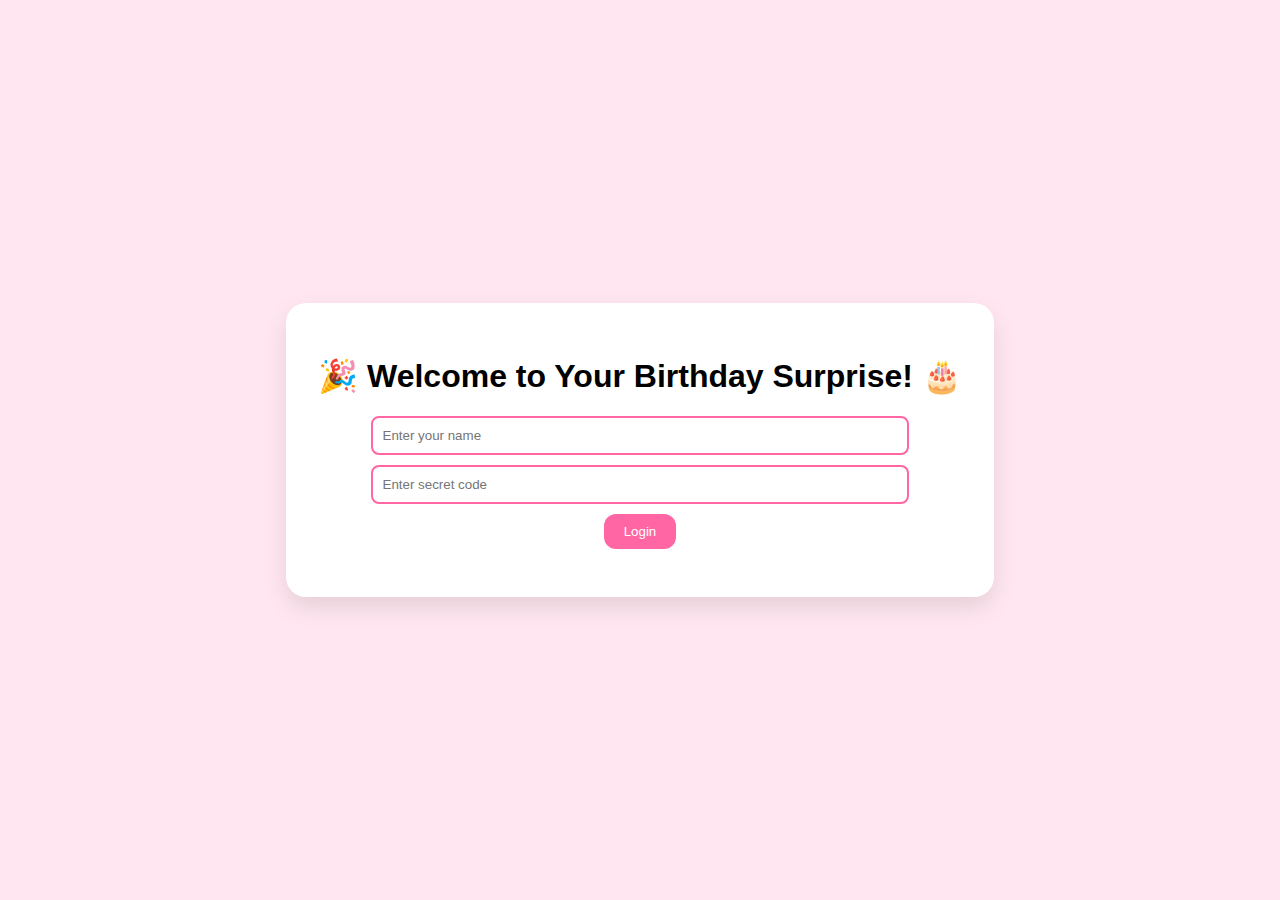
<file: index.html>
<!DOCTYPE html>
<html lang="en">
<head>
  <meta charset="UTF-8" />
  <meta name="viewport" content="width=device-width, initial-scale=1.0"/>
  <title>Login | Birthday Wishes</title>
  <link rel="stylesheet" href="style.css" />
</head>
<body>
  <div class="container">
    <h1>🎉 Welcome to Your Birthday Surprise! 🎂</h1>
    <form id="loginForm">
      <input type="text" id="username" placeholder="Enter your name" required />
      <input type="password" id="password" placeholder="Enter secret code" required />
      <button type="submit">Login</button>
    </form>
    <p id="error" class="error"></p>
  </div>
  <script>
    document.getElementById("loginForm").addEventListener("submit", function (e) {
  e.preventDefault();
  const name = document.getElementById("username").value.toLowerCase();
  const password = document.getElementById("password").value;

  // You can change this to any fun password
  if (name === "dummy duck" && password === "my love") {
    localStorage.setItem("username", name);
    window.location.href = "pages/welcome.html";
  } else {
    document.getElementById("error").textContent = "Wrong! Try again, baka 😝";
  }
});
  </script>
</body>
</html>
</file>
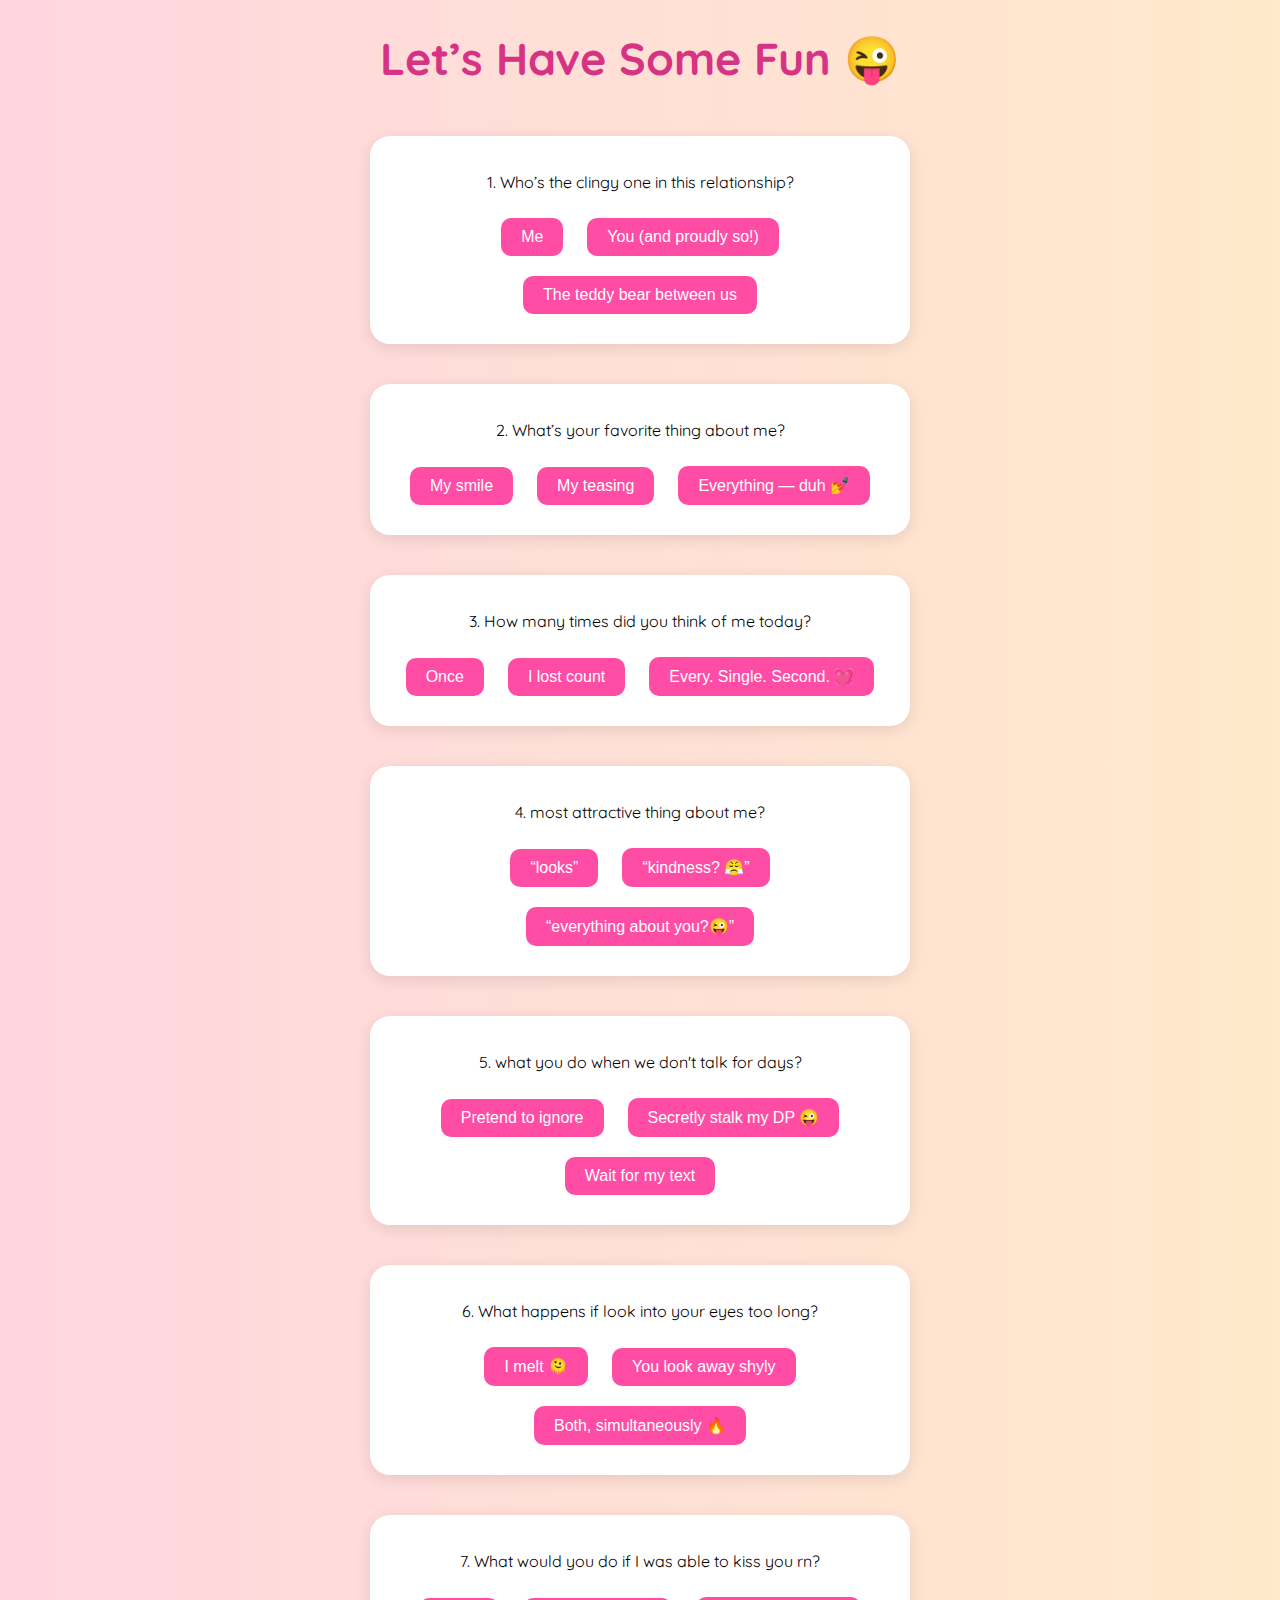
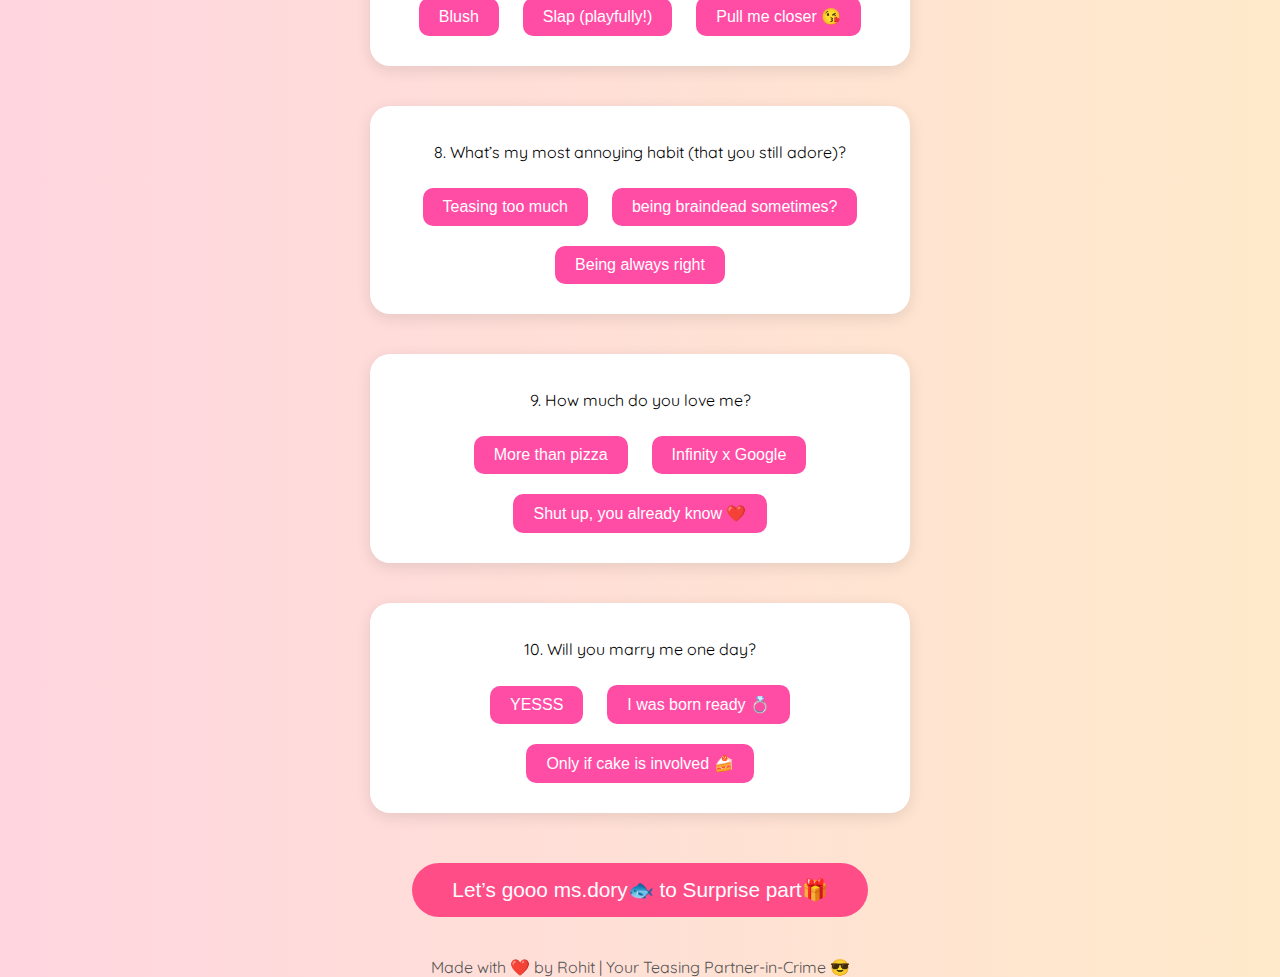
<file: final.html>
<!DOCTYPE html>
<html lang="en">
<head>
  <meta charset="UTF-8" />
  <meta name="viewport" content="width=device-width, initial-scale=1.0" />
  <title>Fun & Teasing Page 💖</title>
  <link href="https://fonts.googleapis.com/css2?family=Quicksand:wght@500&display=swap" rel="stylesheet">
  <style>
    body {
      font-family: 'Quicksand', sans-serif;
      background: linear-gradient(to right, #ffd6e0, #ffeacb);
      margin: 0;
      padding: 0;
      display: flex;
      flex-direction: column;
      align-items: center;
      justify-content: center;
      min-height: 100vh;
      text-align: center;
    }

    h1 {
      font-size: 2.8em;
      margin-top: 30px;
      color: #d63384;
    }

    .question {
      background: white;
      border-radius: 20px;
      box-shadow: 0 4px 15px rgba(0,0,0,0.1);
      padding: 20px;
      margin: 20px;
      width: 90%;
      max-width: 500px;
      animation: fadeInUp 0.6s ease;
    }

    .options button {
      margin: 10px;
      padding: 10px 20px;
      font-size: 1em;
      border: none;
      border-radius: 10px;
      background-color: #ff4da6;
      color: white;
      cursor: pointer;
      transition: background-color 0.3s ease;
    }

    .options button:hover {
      background-color: #cc397a;
    }

    .response {
      margin-top: 10px;
      font-size: 1em;
      color: #444;
      font-style: italic;
      animation: fadeInUp 0.5s ease;
    }

    @keyframes fadeInUp {
      from { opacity: 0; transform: translateY(40px); }
      to { opacity: 1; transform: translateY(0); }
    }

    footer {
      margin-top: 40px;
      font-size: 1em;
      color: #555;
    }
    .start-button {
      margin-top: 30px;
      padding: 15px 40px;
      font-size: 1.3em;
      color: white;
      background: #ff4d88;
      border: none;
      border-radius: 30px;
      cursor: pointer;
      animation: fadeIn 3s ease forwards;
      transition: background 0.3s ease, transform 0.3s ease;
    }

    .start-button:hover {
      background: #e6005c;
      transform: scale(1.05);
    }
  </style>
</head>
<body>
  <h1>Let’s Have Some Fun 😜</h1>

  <div class="question">
    <p>1. Who’s the clingy one in this relationship?</p>
    <div class="options">
      <button onclick="tease(this, 'Me')">Me</button>
      <button onclick="tease(this, 'You (and proudly so!)')">You (and proudly so!)</button>
      <button onclick="tease(this, 'The teddy bear between us')">The teddy bear between us</button>
    </div>
  </div>

  <div class="question">
    <p>2. What’s your favorite thing about me?</p>
    <div class="options">
      <button onclick="tease(this, 'My smile')">My smile</button>
      <button onclick="tease(this, 'My teasing')">My teasing</button>
      <button onclick="tease(this, 'Everything — duh 💅')">Everything — duh 💅</button>
    </div>
  </div>

  <div class="question">
    <p>3. How many times did you think of me today?</p>
    <div class="options">
      <button onclick="tease(this, 'Once')">Once</button>
      <button onclick="tease(this, 'I lost count')">I lost count</button>
      <button onclick="tease(this, 'Every. Single. Second. 💓')">Every. Single. Second. 💓</button>
    </div>
  </div>

  <div class="question">
    <p>4. most attractive thing about me? </p>
    <div class="options">
      <button onclick="tease(this, '“I’m fine.”')">“looks”</button>
      <button onclick="tease(this, '“You don’t love me 😤”')">“kindness? 😤”</button>
      <button onclick="tease(this, '“Give me attention!”')">“everything about you?😜”</button>
    </div>
  </div>

  <div class="question">
    <p>5. what you do when we don't talk for days?</p>
    <div class="options">
      <button onclick="tease(this, 'Pretend to ignore')">Pretend to ignore</button>
      <button onclick="tease(this, 'Secretly stalk my DP 😜')">Secretly stalk my DP 😜</button>
      <button onclick="tease(this, 'Wait for my sorry text')">Wait for my text

      </button>
    </div>
  </div>

  <div class="question">
    <p>6. What happens if look into your eyes too long?</p>
    <div class="options">
      <button onclick="tease(this, 'I melt 🫠')">I melt 🫠</button>
      <button onclick="tease(this, 'You look away shyly')">You look away shyly</button>
      <button onclick="tease(this, 'Both, simultaneously 🔥')">Both, simultaneously 🔥</button>
    </div>
  </div>

  <div class="question">
    <p>7. What would you do if I was able to kiss you rn?</p>
    <div class="options">
      <button onclick="tease(this, 'Blush')">Blush</button>
      <button onclick="tease(this, 'Slap (playfully!)')">Slap (playfully!)</button>
      <button onclick="tease(this, 'Pull me closer 😘')">Pull me closer 😘</button>
    </div>
  </div>

  <div class="question">
    <p>8. What’s my most annoying habit (that you still adore)?</p>
    <div class="options">
      <button onclick="tease(this, 'Teasing too much')">Teasing too much</button>
      <button onclick="tease(this, 'being braindead sometime?')">being braindead sometimes?</button>
      <button onclick="tease(this, 'Being always right')">Being always right</button>
    </div>
  </div>

  <div class="question">
    <p>9. How much do you love me?</p>
    <div class="options">
      <button onclick="tease(this, 'More than pizza')">More than pizza</button>
      <button onclick="tease(this, 'Infinity x Google')">Infinity x Google</button>
      <button onclick="tease(this, 'Shut up, you already know ❤️')">Shut up, you already know ❤️</button>
    </div>
  </div>

  <div class="question">
    <p>10. Will you marry me one day?</p>
    <div class="options">
      <button onclick="tease(this, 'YESSS')">YESSS</button>
      <button onclick="tease(this, 'I was born ready 💍')">I was born ready 💍</button>
      <button onclick="tease(this, 'Only if cake is involved 🍰')">Only if cake is involved 🍰</button>
    </div>
  </div>
  <button class="start-button" onclick="location.href=surprise.html">Let’s gooo ms.dory🐟 to Surprise part🎁</button>

  <footer>
    Made with ❤️ by Rohit | Your Teasing Partner-in-Crime 😎
  </footer>

  <script>
    const teasingLines = {
      'Me': "Aww, honesty is cute! But we both know who's the real koala 🐨",
      'You (and proudly so!)': "Yep! Cling level: world record holder! 😂",
      'The teddy bear between us': "He’s innocent! Don’t blame Mr. Fluff! 🧸",
      'My smile': "Well obviously 😏 You melt every time.",
      'My teasing': "Admit it. You love the drama. 😈",
      'Everything — duh 💅': "Correct answer. You're safe. 😉",
      'Once': "Excuse me? Only ONCE?! Try again. 🙄",
      'I lost count': "Good. You're learning. 🤓",
      'Every. Single. Second. 💓': "That’s my obsessive little muffin 😍",
      '“I’m fine.”': "i'm nothing in compared to u my love👉👈",
      '“You don’t love me 😤”': "sike!, i'm a bad boy😜🎭",
      '“Give me attention!”': "avvv, i knew you love me too much😉💋",
      'Pretend to ignore': "So fake! I know you're watching. 😎",
      'Secretly stalk my DP 😜': "Caught in 4K! 📸",
      'Wait for my sorry text': "And it works every time, huh? 😉",
      'I melt 🫠': "Melted cheese mode activated! 🧀",
      'You look away shyly': "Aww shy baby 🥺",
      'Both, simultaneously 🔥': "Love + fire = 🔥🔥🔥",
      'Blush': "So predictable… but cute 😳",
      'Slap (playfully!)': "Ouch! But also fair 🤭",
      'Pull me closer 😘': "YESSS. Best answer 💋",
      'Teasing too much': "You lowkey love it 😏",
      'being braindead sometime?': "ignored 😜",
      'Being always right': "Because I *am* right. Always. 😇",
      'More than pizza': "WOW. That’s love. 🍕❤️",
      'Infinity x Google': "That’s a lotta love, mathematician 💫",
      'Shut up, you already know ❤️': "Okay okay, I’m blushing now 😳",
      'YESSS': "Wedding bells already ringing 💍",
      'I was born ready 💍': "Stop. You're gonna make me cry 🥹",
      'Only if cake is involved 🍰': "Done. 5-tier strawberry it is! 🎂"
    };

    function tease(button, answer) {
      const parent = button.parentElement;
      if (parent.nextElementSibling && parent.nextElementSibling.classList.contains('response')) {
        parent.nextElementSibling.remove();
      }
      const response = document.createElement('div');
      response.className = 'response';
      response.textContent = teasingLines[answer] || 'Awww 💖';
      parent.parentElement.appendChild(response);
    }
  </script>
</body>
</html>
</file>
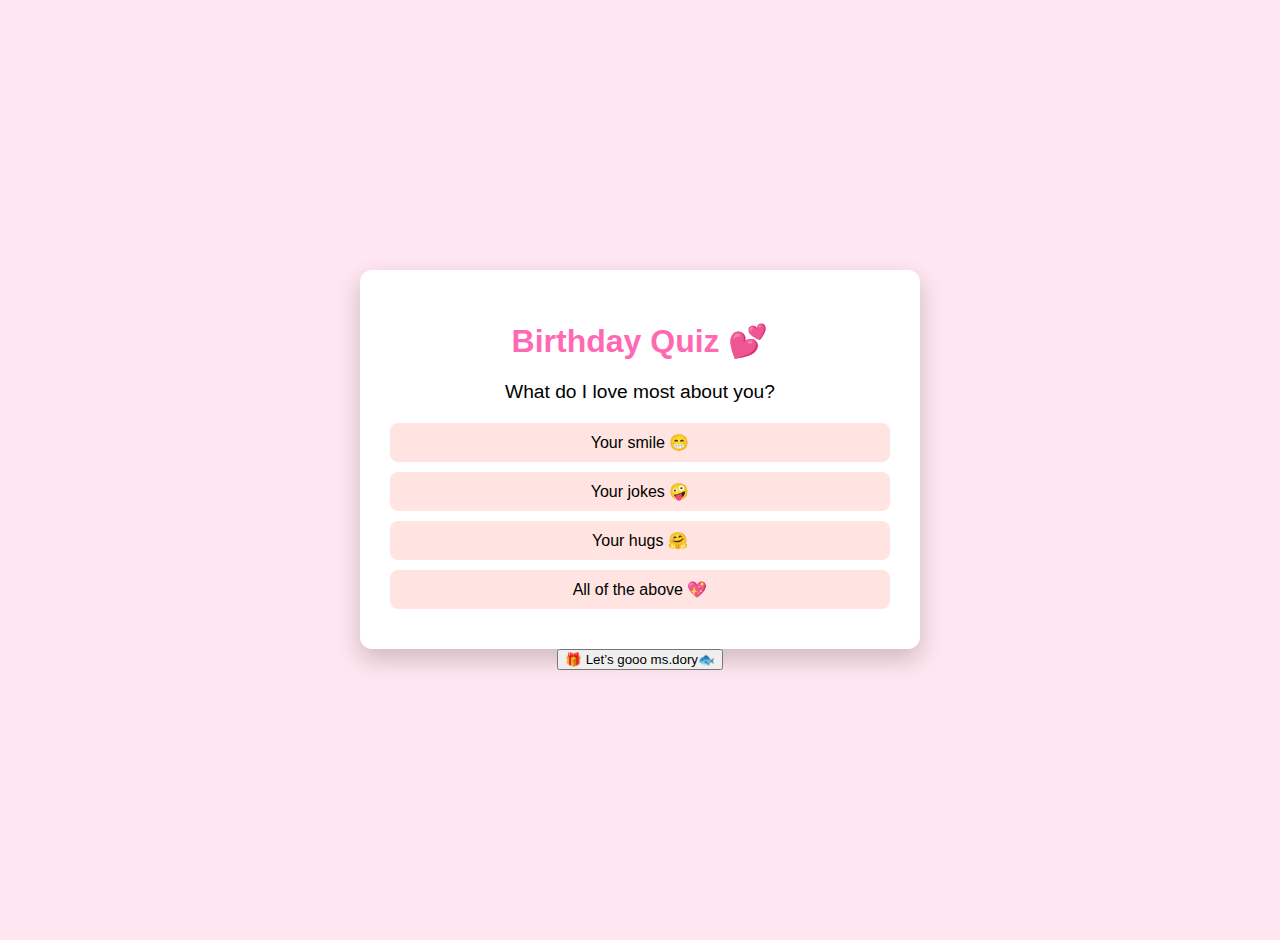
<file: quiz.html>
<!DOCTYPE html>
<html lang="en">
<head>
  <meta charset="UTF-8">
  <title>Birthday Quiz</title>
  <meta name="viewport" content="width=device-width, initial-scale=1.0">
  <style>
    body {
      background: #ffe6f0;
      font-family: 'Segoe UI', sans-serif;
      display: flex;
      flex-direction: column;
      align-items: center;
      justify-content: center;
      height: 100vh;
      margin: 0;
      padding: 20px;
    }

    .quiz-box {
      background: white;
      border-radius: 12px;
      box-shadow: 0 10px 25px rgba(0, 0, 0, 0.2);
      padding: 30px;
      width: 100%;
      max-width: 500px;
      text-align: center;
      animation: fadeIn 1s ease-in;
    }

    h1 {
      color: #ff69b4;
    }

    .question {
      font-size: 1.2rem;
      margin: 20px 0;
    }

    .options button {
      display: block;
      width: 100%;
      margin: 10px 0;
      padding: 10px;
      font-size: 1rem;
      border: none;
      border-radius: 8px;
      background: #ffe4e1;
      cursor: pointer;
      transition: background 0.3s;
    }

    .options button:hover {
      background: #ffb6c1;
    }

    .result {
      display: none;
      margin-top: 20px;
      font-weight: bold;
      color: #d6336c;
    }

    @keyframes fadeIn {
      from { opacity: 0; transform: translateY(30px); }
      to { opacity: 1; transform: translateY(0); }
    }
  </style>
</head>
<body>
  <div class="quiz-box">
    <h1>Birthday Quiz 💕</h1>
    <div class="question" id="question">Loading...</div>
    <div class="options" id="options"></div>
    <div class="result" id="result"></div>
  </div>
  <button class="start-button" onclick="location.href='final.html'">🎁 Let’s gooo ms.dory🐟</button>
  <script>
    const quizData = [
      {
        question: "What do I love most about you?",
        options: ["Your smile 😁", "Your jokes 🤪", "Your hugs 🤗", "All of the above 💖"],
        answer: 3
      },
      {
        question: "Where would our dream date be?",
        options: ["Beach 🏖️", "Mountains 🏔️", "Cafe ☕", "Anywhere with you 💘"],
        answer: 3
      },
      {
        question: "How much do I love you?",
        options: ["A little", "A lot", "To the moon 🌙", "To infinity and beyond 💫"],
        answer: 3
      }
    ];

    let current = 0;

    function loadQuestion() {
      const q = quizData[current];
      document.getElementById("question").textContent = q.question;
      const optionsDiv = document.getElementById("options");
      optionsDiv.innerHTML = "";
      q.options.forEach((opt, i) => {
        const btn = document.createElement("button");
        btn.textContent = opt;
        btn.onclick = () => checkAnswer(i);
        optionsDiv.appendChild(btn);
      });
    }

    function checkAnswer(selected) {
      const isCorrect = selected === quizData[current].answer;
      const resultDiv = document.getElementById("result");
      resultDiv.textContent = isCorrect ? "Correct! 🥰" : "Oops! That was sweet but not the right one! 💔";
      resultDiv.style.display = "block";
      setTimeout(() => {
        resultDiv.style.display = "none";
        current++;
        if (current < quizData.length) {
          loadQuestion();
        } else {
          document.getElementById("question").textContent = "That's it, cutie! 🎉";
          document.getElementById("options").innerHTML = "<p>You know me so well 💕 Happy Birthday again! 🎂</p>";
        }
      }, 1500);
    }

    loadQuestion();
  </script>
</body>
</html>
</file>
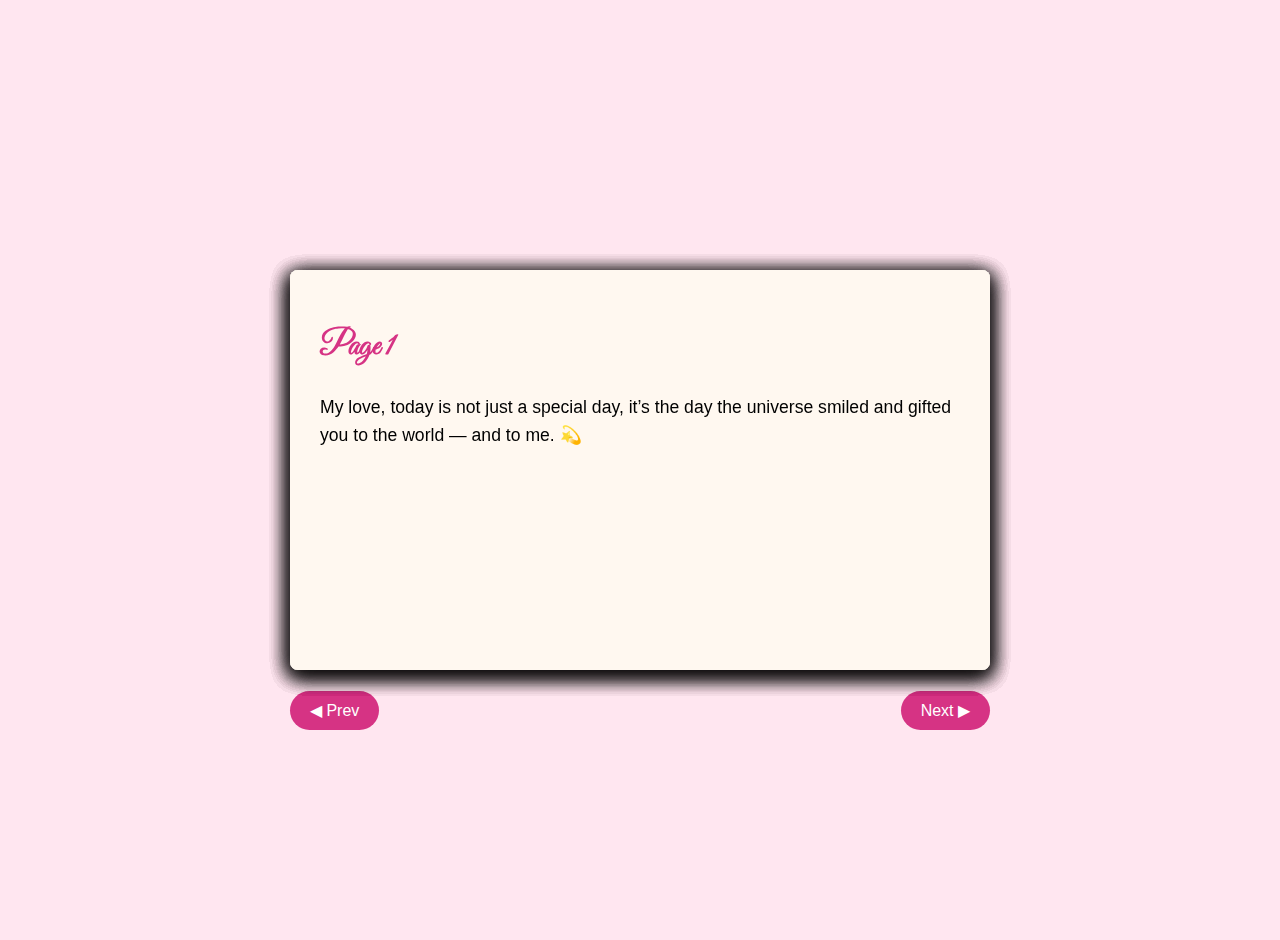
<file: wishes.html>
<!DOCTYPE html>
<html lang="en">
<head>
  <meta charset="UTF-8">
  <meta name="viewport" content="width=device-width, initial-scale=1.0">
  <title>Birthday Wishes Book</title>
  <link href="https://fonts.googleapis.com/css2?family=Great+Vibes&family=Open+Sans&display=swap" rel="stylesheet">
  <style>
     body {
      background: #ffe6f0;
      font-family: 'Segoe UI', sans-serif;
      display: flex;
      flex-direction: column;
      align-items: center;
      justify-content: center;
      height: 100vh;
      margin: 0;
      padding: 20px;
    }


    .book {
      width: 90%;
      max-width: 700px;
      height: 400px;
      position: relative;
      perspective: 2000px;
    }

    .page {
      width: 100%;
      height: 100%;
      background: #fff8f0;
      position: absolute;
      top: 0;
      left: 0;
      border-radius: 8px;
      box-shadow: 0 5px 20px rgba(0,0,0,0.3);
      transform-origin: left;
      transform: rotateY(0deg);
      transition: transform 1s ease;
      backface-visibility: hidden;
      padding: 30px;
      box-sizing: border-box;
    }

    .page h2 {
      font-family: 'Great Vibes', cursive;
      font-size: 2em;
      color: #d63384;
    }

    .page p {
      font-size: 1.1em;
      line-height: 1.6;
    }

    .controls {
      position: absolute;
      bottom: -60px;
      width: 100%;
      display: flex;
      justify-content: space-between;
    }

    .controls button {
      padding: 10px 20px;
      background: #d63384;
      color: white;
      border: none;
      border-radius: 20px;
      font-size: 1em;
      cursor: pointer;
      transition: background 0.3s;
    }

    .controls button:hover {
      background: #a61e58;
    }
  </style>
</head>
<body>
  <div class="book">
    <div class="page" id="page0">
      <h2>Page 1</h2>
      <p>My love, today is not just a special day, it’s the day the universe smiled and gifted you to the world — and to me. 💫</p>
    </div>
    <div class="page" id="page1">
      <h2>Page 2</h2>
      <p>Your smile brightens up even the darkest days. I feel blessed to be part of your story. ✨</p>
    </div>
    <div class="page" id="page2">
      <h2>Page 3</h2>
      <p>the journey of ours? it was like an two souls meant to be together 💖
        <br>i've never thought i will fall in love again,<br> but how can i let go an angel which fell straight from the heaven?😏
      </p>
    </div>
    <div class="page" id="page3">
      <h2>Page 4</h2>
      <p>i hope it doesn't hurt my queen 👑🤭, <br>From your silly laughs to the softest tears, I cherish everything about you. 🧸</p>
    </div>
    <div class="page" id="page4">
      <h2>Page 5</h2>
      <p>Remember our some weird jokes? like how your each nickname has its own double meanings ?, and my server pain?😂
        <br> (who's most funniest one here?)🤭
      </p>
    </div>
    <div class="page" id="page5">
      <h2>Page 6</h2>
      <p>obviously you are the most funniest one here!!!🤭🐟</p>
    </div>
    <div class="page" id="page6">
      <h2>Page 7</h2>
      <p>my little dory🐟<br>
        On your birthday, I wish I could wrap myself up and give you the gift of my forever. 🎁
      </p>
    </div>
    <div class="page" id="page7">
      <h2>Page 8</h2>
      <p>You are more than just beautiful. You are kind, brave, and wonderfull.🌹
        <br>Let's grow old together, laugh louder, love deeper and dream bigger. 💍</p>
    </div>
    <div class="page" id="page8">
      <h2>Page 9</h2>
      <p>Thank you for existing, for being mine, and for letting me love you. 🌙</p>
    </div>
    <div class="page" id="page9">
      <h2>Page 10</h2>
      <p>Forever yours, <br><strong>Rohit 💖</strong></p>
      <br><button onclick="location.href='quiz.html'">🎉 Time for Fun Quiz</button>
    </div>

    <div class="controls">
      <button onclick="flipPage(-1)">◀ Prev</button>
      <button onclick="flipPage(1)">Next ▶</button>
    </div>
  </div>



  <script>
    let current = 0;
    const pages = document.querySelectorAll('.page');
    pages.forEach((p, i) => p.style.zIndex = 10 - i);

    function flipPage(direction) {
      if (direction === 1 && current < pages.length - 1) {
        pages[current].style.transform = 'rotateY(-180deg)';
        current++;
      } else if (direction === -1 && current > 0) {
        current--;
        pages[current].style.transform = 'rotateY(0deg)';
      }
    }
  </script>
</body>
</html>
</file>
<file: style.css>
body {
  font-family: 'Segoe UI', sans-serif;
  background: #ffe6f0;
  display: flex;
  align-items: center;
  justify-content: center;
  height: 100vh;
  margin: 0;
}     

.container {
  background: white;
  padding: 2rem;
  border-radius: 20px;
  box-shadow: 0 10px 25px rgba(0,0,0,0.1);
  text-align: center;
}

input {
  display: block;
  margin: 10px auto;
  padding: 10px;
  width: 80%;
  border: 2px solid #ff66a3;
  border-radius: 8px;
}

button {
  background: #ff66a3;
  color: white;
  padding: 10px 20px;
  border: none;
  border-radius: 12px;
  cursor: pointer;
}

button:hover {
  background: #e60073;
}

.error {
  color: red;
  margin-top: 10px;
}

.question {
  margin: 20px 0;
  text-align: left;
}
</file>
